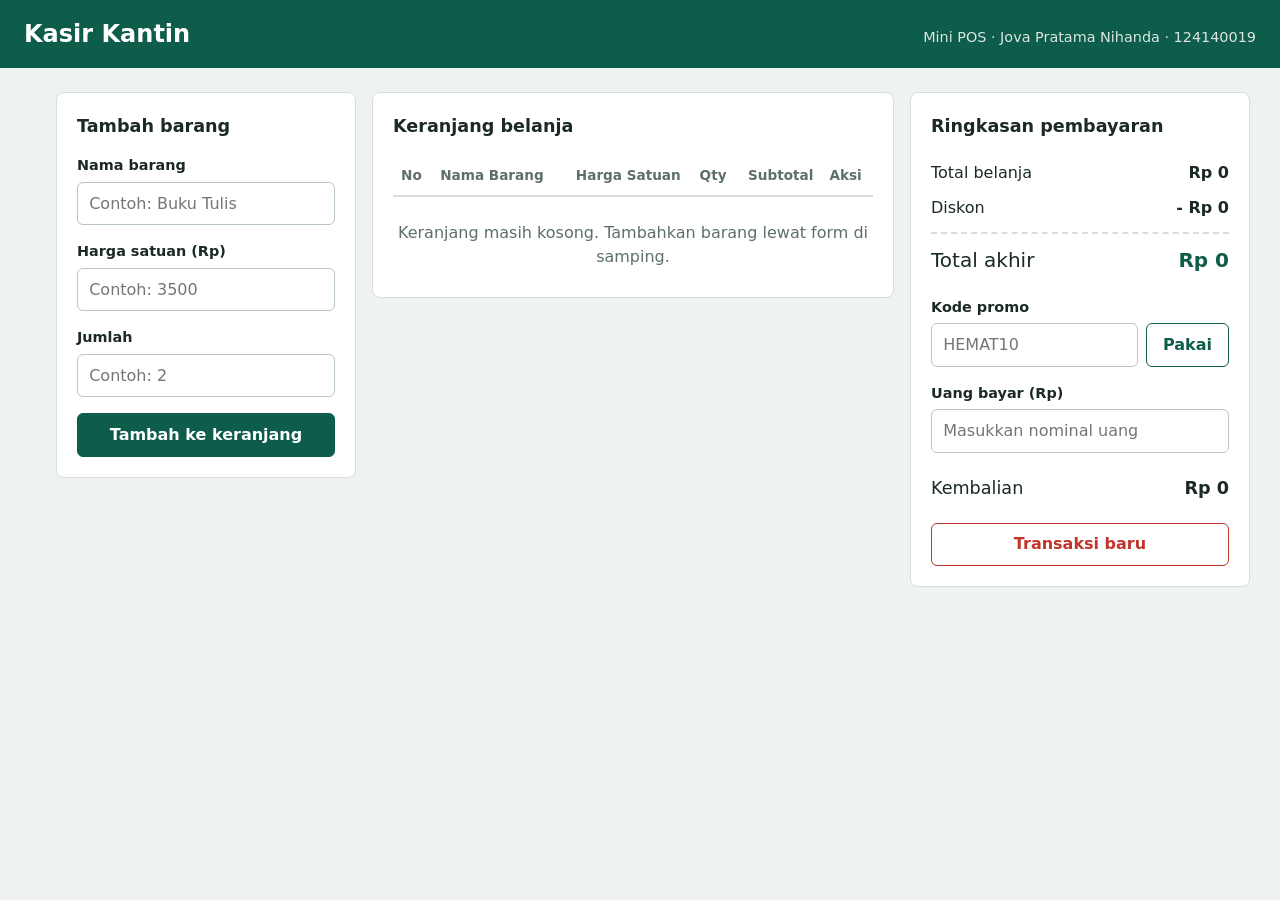
<file: jovapratamanihanda_124140019_pertemuan1/index.html>
<!DOCTYPE html>
<html lang="id">
<head>
  <meta charset="UTF-8">
  <meta name="viewport" content="width=device-width, initial-scale=1">
  <title>Mini POS - Kasir Kantin Kampus</title>
  <link rel="stylesheet" href="style.css">
</head>
<body>
  <header class="topbar">
    <h1>Kasir Kantin</h1>
    <p>Mini POS &middot; Jova Pratama Nihanda &middot; 124140019</p>
  </header>

  <main class="layout">
    <section class="panel" aria-labelledby="judul-form">
      <h2 id="judul-form">Tambah barang</h2>
      <form id="form-barang" novalidate>
        <div class="field">
          <label for="nama">Nama barang</label>
          <input type="text" id="nama" placeholder="Contoh: Buku Tulis" autocomplete="off">
          <p class="error" id="error-nama" role="alert"></p>
        </div>
        <div class="field">
          <label for="harga">Harga satuan (Rp)</label>
          <input type="number" id="harga" placeholder="Contoh: 3500" inputmode="numeric">
          <p class="error" id="error-harga" role="alert"></p>
        </div>
        <div class="field">
          <label for="qty">Jumlah</label>
          <input type="number" id="qty" placeholder="Contoh: 2" inputmode="numeric">
          <p class="error" id="error-qty" role="alert"></p>
        </div>
        <button type="submit" class="btn primary">Tambah ke keranjang</button>
      </form>
    </section>

    <section class="panel cart" aria-labelledby="judul-keranjang">
      <h2 id="judul-keranjang">Keranjang belanja</h2>
      <div class="table-wrap">
        <table>
          <thead>
            <tr>
              <th>No</th><th>Nama Barang</th><th class="num">Harga Satuan</th>
              <th class="num">Qty</th><th class="num">Subtotal</th><th>Aksi</th>
            </tr>
          </thead>
          <tbody id="isi-keranjang"></tbody>
        </table>
      </div>
      <p id="keranjang-kosong" class="empty">Keranjang masih kosong. Tambahkan barang lewat form di samping.</p>
    </section>

    <section class="panel receipt" aria-labelledby="judul-ringkasan">
      <h2 id="judul-ringkasan">Ringkasan pembayaran</h2>
      <dl>
        <div class="row"><dt>Total belanja</dt><dd id="total-belanja">Rp 0</dd></div>
        <div class="row"><dt>Diskon <span id="info-diskon" class="hint"></span></dt><dd id="nominal-diskon">- Rp 0</dd></div>
        <div class="row grand"><dt>Total akhir</dt><dd id="total-akhir">Rp 0</dd></div>
      </dl>

      <div class="field">
        <label for="promo">Kode promo</label>
        <div class="inline">
          <input type="text" id="promo" placeholder="HEMAT10" autocomplete="off">
          <button type="button" class="btn" id="btn-promo">Pakai</button>
        </div>
        <p class="msg" id="pesan-promo" role="status"></p>
      </div>

      <div class="field">
        <label for="bayar">Uang bayar (Rp)</label>
        <input type="number" id="bayar" placeholder="Masukkan nominal uang" inputmode="numeric">
      </div>
      <div class="row change"><dt>Kembalian</dt><dd id="kembalian">Rp 0</dd></div>
      <p class="msg" id="pesan-bayar" role="status"></p>

      <button type="button" class="btn danger" id="btn-reset">Transaksi baru</button>
    </section>
  </main>

  <script src="script.js"></script>
</body>
</html>
</file>
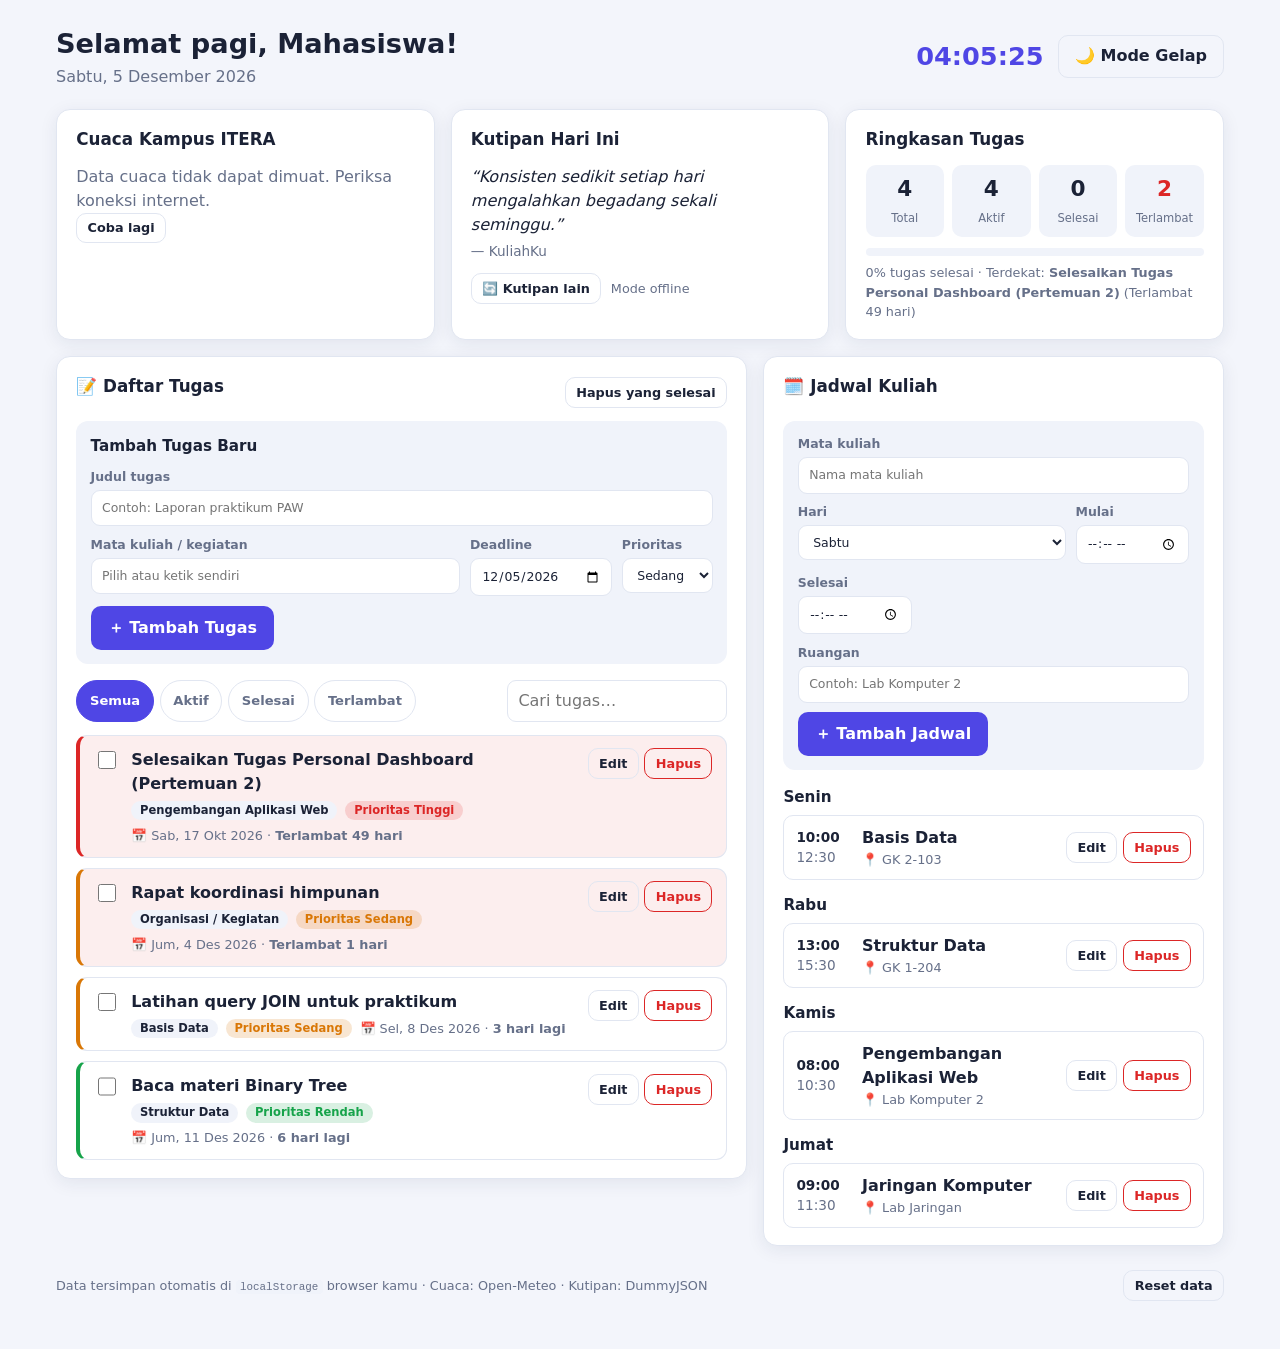
<file: jovapratamanihanda_124140019_pertemuan2/index.html>
<!DOCTYPE html>
<html lang="id" data-theme="light">
<head>
  <meta charset="UTF-8">
  <meta name="viewport" content="width=device-width, initial-scale=1.0">
  <meta name="description" content="KuliahKu Dashboard: dashboard personal untuk mengelola tugas dan jadwal kuliah.">
  <title>KuliahKu Dashboard</title>
  <link rel="stylesheet" href="css/style.css">
</head>
<body>
  <div class="container">

    <!-- ============ HEADER ============ -->
    <header class="header">
      <div>
        <h1 id="greeting">Halo, Mahasiswa!</h1>
        <p class="muted" id="today-date"></p>
      </div>
      <div class="header__right">
        <div class="clock" id="clock" aria-live="off">00:00:00</div>
        <button class="btn btn--ghost" id="theme-toggle" type="button">🌙 Mode Gelap</button>
      </div>
    </header>

    <!-- ============ WIDGET ============ -->
    <section class="widgets" aria-label="Ringkasan">
      <article class="card" id="weather-widget"></article>
      <article class="card" id="quote-widget"></article>
      <article class="card" id="stats-widget"></article>
    </section>

    <div class="main-grid">

      <!-- ============ TUGAS ============ -->
      <section class="card" aria-labelledby="task-heading">
        <div class="card__head">
          <h2 id="task-heading">📝 Daftar Tugas</h2>
          <button class="btn btn--ghost btn--sm" id="clear-completed" type="button">Hapus yang selesai</button>
        </div>

        <form id="task-form" class="form" autocomplete="off">
          <h3 id="task-form-title">Tambah Tugas Baru</h3>
          <div class="form__row">
            <label class="field field--grow">
              <span>Judul tugas</span>
              <input type="text" name="title" maxlength="120" placeholder="Contoh: Laporan praktikum PAW" required>
            </label>
          </div>
          <div class="form__row">
            <label class="field field--grow">
              <span>Mata kuliah / kegiatan</span>
              <input type="text" name="course" list="course-options" maxlength="60" placeholder="Pilih atau ketik sendiri">
              <datalist id="course-options"></datalist>
            </label>
            <label class="field">
              <span>Deadline</span>
              <input type="date" name="deadline" required>
            </label>
            <label class="field">
              <span>Prioritas</span>
              <select name="priority">
                <option value="high">Tinggi</option>
                <option value="medium" selected>Sedang</option>
                <option value="low">Rendah</option>
              </select>
            </label>
          </div>
          <div class="form__row form__row--end">
            <button class="btn btn--primary" id="task-submit" type="submit">＋ Tambah Tugas</button>
            <button class="btn btn--ghost" id="task-cancel" type="button" hidden>Batal</button>
          </div>
        </form>

        <div class="toolbar">
          <div class="filters" id="task-filters" role="group" aria-label="Filter tugas">
            <button type="button" class="chip is-active" data-filter="all">Semua</button>
            <button type="button" class="chip" data-filter="active">Aktif</button>
            <button type="button" class="chip" data-filter="done">Selesai</button>
            <button type="button" class="chip" data-filter="overdue">Terlambat</button>
          </div>
          <input class="search" id="task-search" type="search" placeholder="Cari tugas…" aria-label="Cari tugas">
        </div>

        <ul class="task-list" id="task-list"></ul>
      </section>

      <!-- ============ JADWAL ============ -->
      <section class="card" aria-labelledby="schedule-heading">
        <div class="card__head">
          <h2 id="schedule-heading">🗓️ Jadwal Kuliah</h2>
        </div>

        <form id="class-form" class="form" autocomplete="off">
          <div class="form__row">
            <label class="field field--grow">
              <span>Mata kuliah</span>
              <input type="text" name="course" list="course-options" maxlength="60" placeholder="Nama mata kuliah" required>
            </label>
          </div>
          <div class="form__row">
            <label class="field field--grow">
              <span>Hari</span>
              <select name="day" id="class-day"></select>
            </label>
            <label class="field">
              <span>Mulai</span>
              <input type="time" name="start" required>
            </label>
            <label class="field">
              <span>Selesai</span>
              <input type="time" name="end" required>
            </label>
          </div>
          <div class="form__row">
            <label class="field field--grow">
              <span>Ruangan</span>
              <input type="text" name="room" maxlength="40" placeholder="Contoh: Lab Komputer 2">
            </label>
          </div>
          <div class="form__row form__row--end">
            <button class="btn btn--primary" id="class-submit" type="submit">＋ Tambah Jadwal</button>
            <button class="btn btn--ghost" id="class-cancel" type="button" hidden>Batal</button>
          </div>
        </form>

        <ul class="schedule-list" id="schedule-list"></ul>
      </section>
    </div>

    <footer class="footer">
      <p class="muted small">
        Data tersimpan otomatis di <code>localStorage</code> browser kamu ·
        Cuaca: Open-Meteo · Kutipan: DummyJSON
      </p>
      <button class="btn btn--ghost btn--sm" id="reset-data" type="button">Reset data</button>
    </footer>
  </div>

  <div class="toast" id="toast" role="status" aria-live="polite"></div>

  <!-- type="module" wajib agar import/export ES6 berjalan -->
  <script type="module" src="js/main.js"></script>
</body>
</html>
</file>
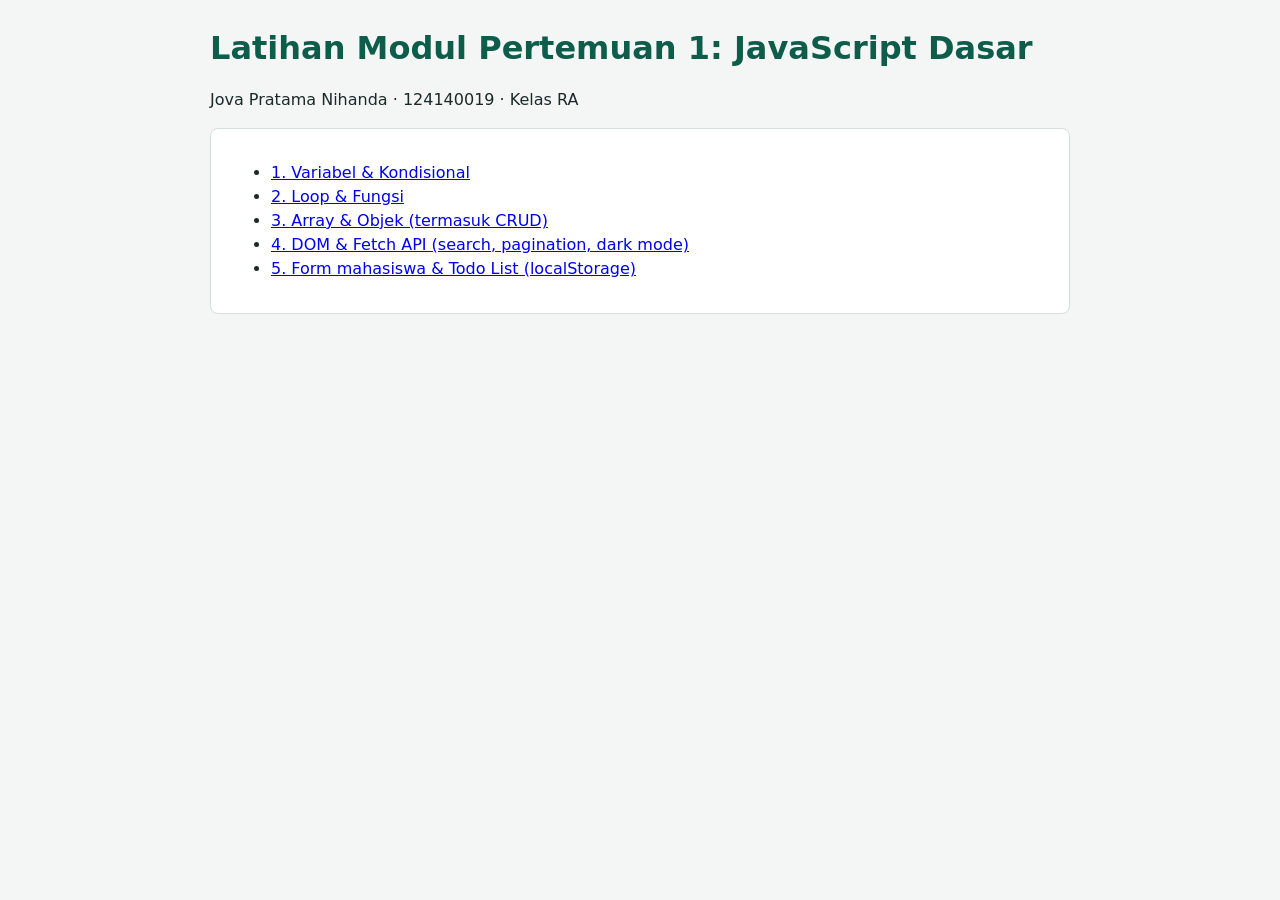
<file: jovapratamanihanda_124140019_pertemuan1/modul/index.html>
<!DOCTYPE html>
<html lang="id"><head><meta charset="UTF-8"><meta name="viewport" content="width=device-width, initial-scale=1">
<title>Latihan Modul - Pertemuan 1</title><link rel="stylesheet" href="style.css"></head>
<body><main>
<h1>Latihan Modul Pertemuan 1: JavaScript Dasar</h1>
<p>Jova Pratama Nihanda &middot; 124140019 &middot; Kelas RA</p>
<section><ul>
<li><a href="01_variabel_kondisional.html">1. Variabel &amp; Kondisional</a></li>
<li><a href="02_loop_fungsi.html">2. Loop &amp; Fungsi</a></li>
<li><a href="03_array_objek.html">3. Array &amp; Objek (termasuk CRUD)</a></li>
<li><a href="04_dom_api.html">4. DOM &amp; Fetch API (search, pagination, dark mode)</a></li>
<li><a href="05_form_todo.html">5. Form mahasiswa &amp; Todo List (localStorage)</a></li>
</ul></section></main></body></html>
</file>
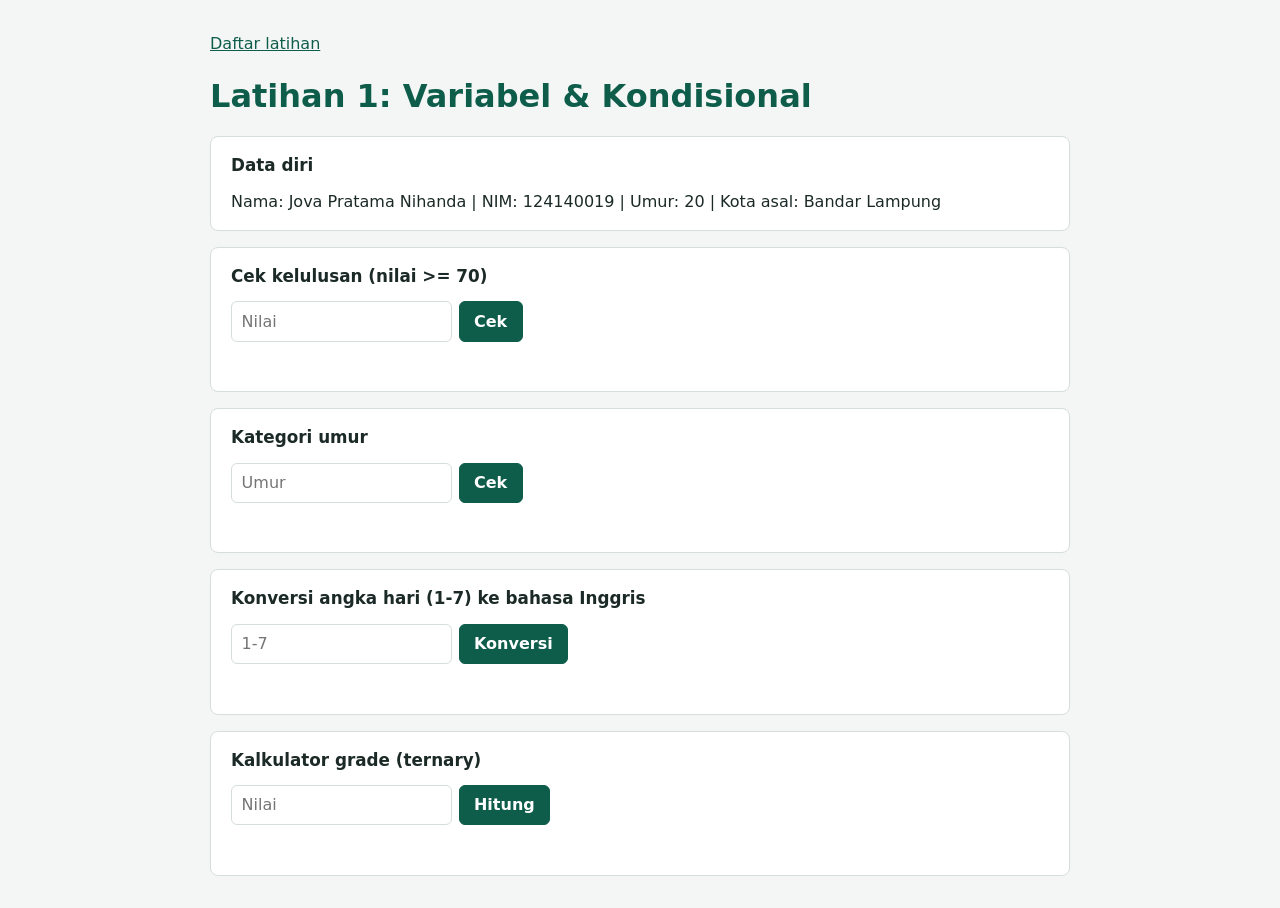
<file: jovapratamanihanda_124140019_pertemuan1/modul/01_variabel_kondisional.html>
<!DOCTYPE html>
<html lang="id"><head><meta charset="UTF-8"><meta name="viewport" content="width=device-width, initial-scale=1">
<title>Latihan 1: Variabel & Kondisional</title><link rel="stylesheet" href="style.css"></head>
<body><main><p class="nav"><a href="index.html">Daftar latihan</a></p><h1>Latihan 1: Variabel & Kondisional</h1>

<section><h2>Data diri</h2><div id="data-diri" class="out"></div></section>
<section><h2>Cek kelulusan (nilai &gt;= 70)</h2><input type="number" id="nilai-lulus" placeholder="Nilai"><button id="btn-lulus">Cek</button><div id="out-lulus" class="out"></div></section>
<section><h2>Kategori umur</h2><input type="number" id="umur" placeholder="Umur"><button id="btn-umur">Cek</button><div id="out-umur" class="out"></div></section>
<section><h2>Konversi angka hari (1-7) ke bahasa Inggris</h2><input type="number" id="hari" placeholder="1-7"><button id="btn-hari">Konversi</button><div id="out-hari" class="out"></div></section>
<section><h2>Kalkulator grade (ternary)</h2><input type="number" id="nilai-grade" placeholder="Nilai"><button id="btn-grade">Hitung</button><div id="out-grade" class="out"></div></section>
</main><script src="01_variabel_kondisional.js"></script></body></html>
</file>
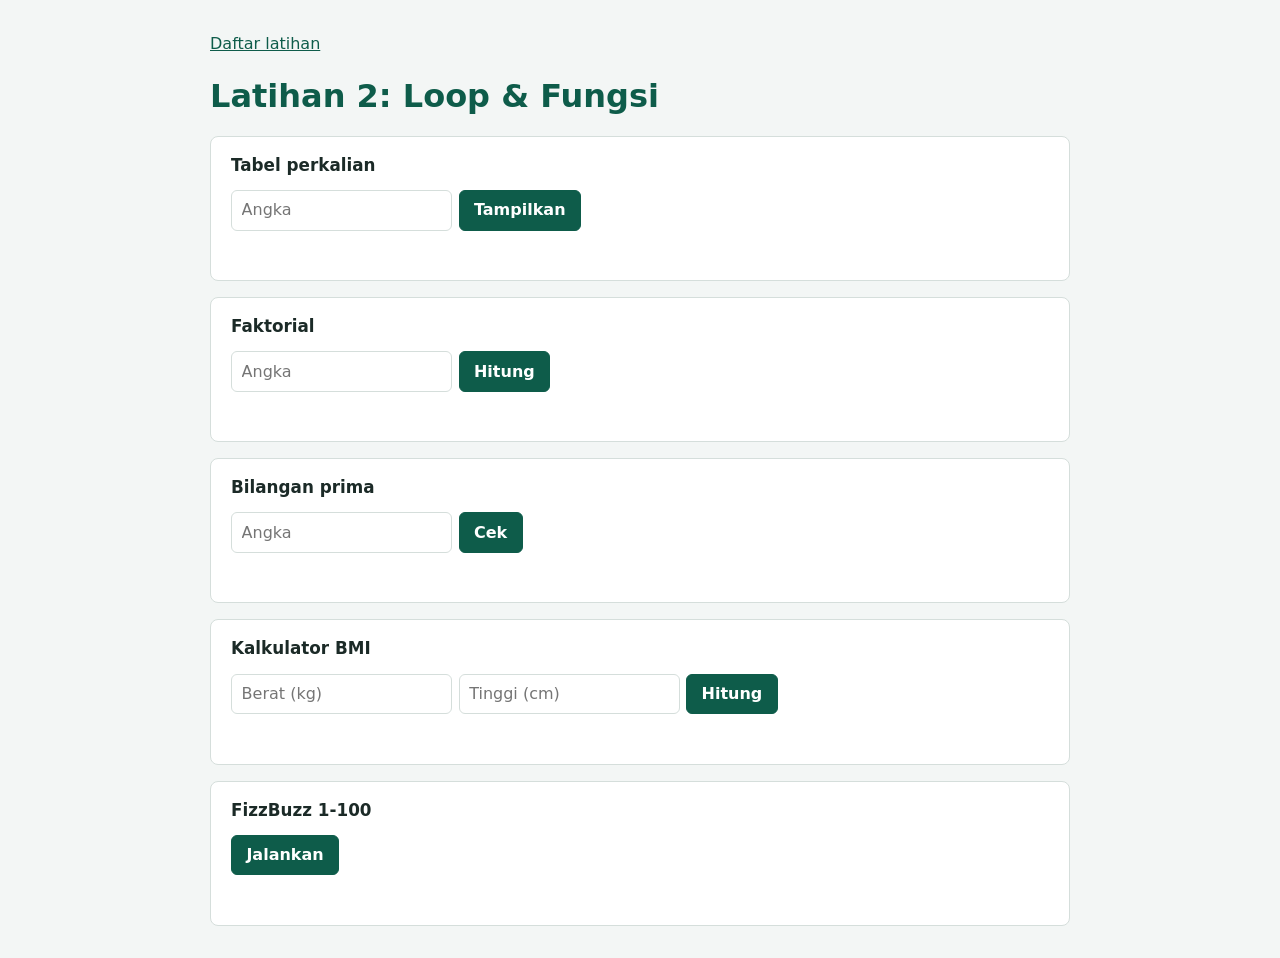
<file: jovapratamanihanda_124140019_pertemuan1/modul/02_loop_fungsi.html>
<!DOCTYPE html>
<html lang="id"><head><meta charset="UTF-8"><meta name="viewport" content="width=device-width, initial-scale=1">
<title>Latihan 2: Loop & Fungsi</title><link rel="stylesheet" href="style.css"></head>
<body><main><p class="nav"><a href="index.html">Daftar latihan</a></p><h1>Latihan 2: Loop & Fungsi</h1>

<section><h2>Tabel perkalian</h2><input type="number" id="angka-kali" placeholder="Angka"><button id="btn-kali">Tampilkan</button><div id="out-kali" class="out"></div></section>
<section><h2>Faktorial</h2><input type="number" id="angka-fak" placeholder="Angka"><button id="btn-fak">Hitung</button><div id="out-fak" class="out"></div></section>
<section><h2>Bilangan prima</h2><input type="number" id="angka-prima" placeholder="Angka"><button id="btn-prima">Cek</button><div id="out-prima" class="out"></div></section>
<section><h2>Kalkulator BMI</h2><input type="number" id="berat" placeholder="Berat (kg)"><input type="number" id="tinggi" placeholder="Tinggi (cm)"><button id="btn-bmi">Hitung</button><div id="out-bmi" class="out"></div></section>
<section><h2>FizzBuzz 1-100</h2><button id="btn-fizz">Jalankan</button><div id="out-fizz" class="out chips"></div></section>
</main><script src="02_loop_fungsi.js"></script></body></html>
</file>
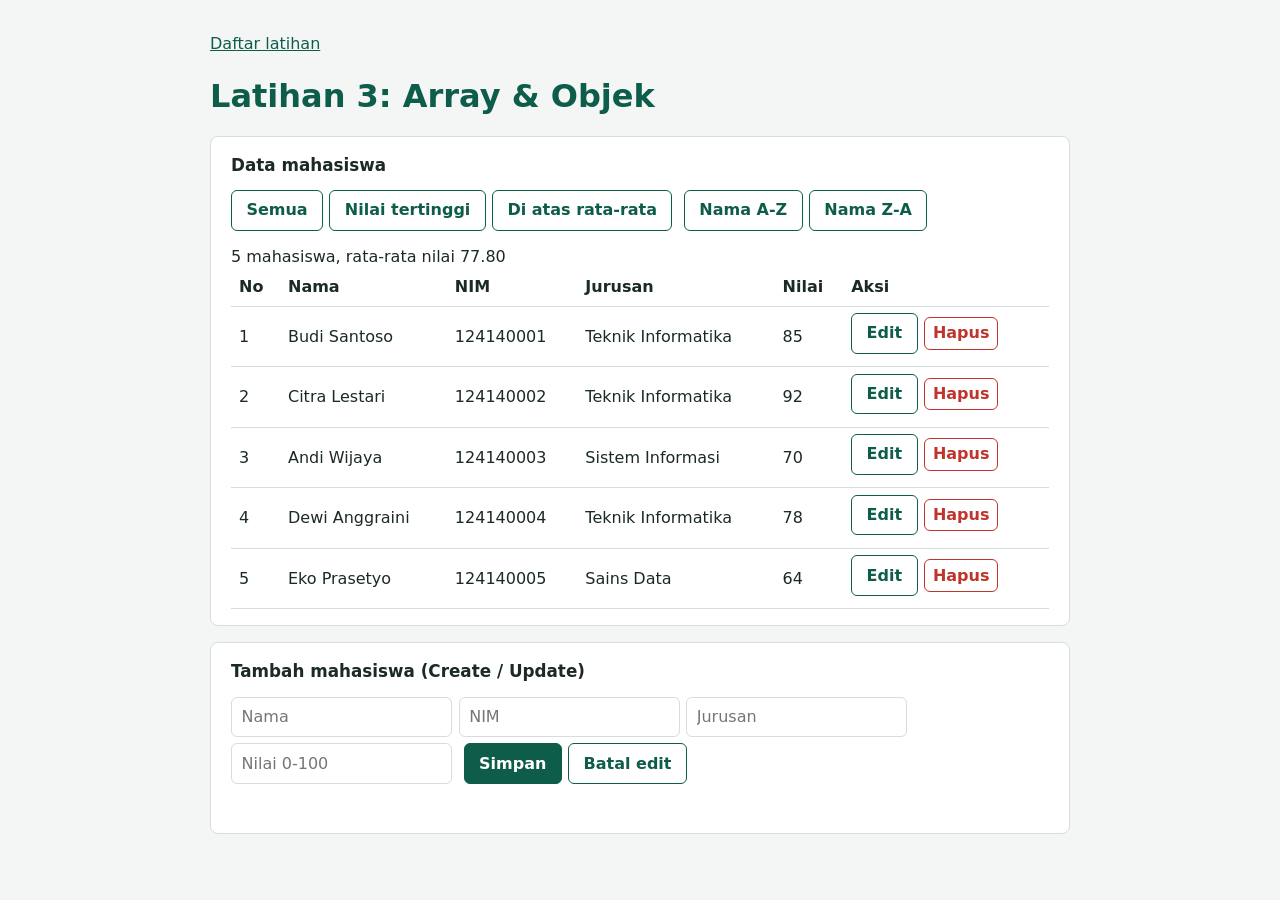
<file: jovapratamanihanda_124140019_pertemuan1/modul/03_array_objek.html>
<!DOCTYPE html>
<html lang="id"><head><meta charset="UTF-8"><meta name="viewport" content="width=device-width, initial-scale=1">
<title>Latihan 3: Array & Objek</title><link rel="stylesheet" href="style.css"></head>
<body><main><p class="nav"><a href="index.html">Daftar latihan</a></p><h1>Latihan 3: Array & Objek</h1>

<section><h2>Data mahasiswa</h2>
<button id="btn-semua" class="alt">Semua</button><button id="btn-tertinggi" class="alt">Nilai tertinggi</button><button id="btn-atas" class="alt">Di atas rata-rata</button>
<button id="btn-asc" class="alt">Nama A-Z</button><button id="btn-desc" class="alt">Nama Z-A</button>
<div id="info" class="out"></div>
<table><thead><tr><th>No</th><th>Nama</th><th>NIM</th><th>Jurusan</th><th>Nilai</th><th>Aksi</th></tr></thead><tbody id="tbody"></tbody></table></section>
<section><h2 id="judul-form">Tambah mahasiswa (Create / Update)</h2>
<input id="f-nama" placeholder="Nama"><input id="f-nim" placeholder="NIM"><input id="f-jurusan" placeholder="Jurusan"><input id="f-nilai" type="number" placeholder="Nilai 0-100">
<button id="btn-simpan">Simpan</button><button id="btn-batal" class="alt">Batal edit</button><div id="f-err" class="out err"></div></section>
</main><script src="03_array_objek.js"></script></body></html>
</file>
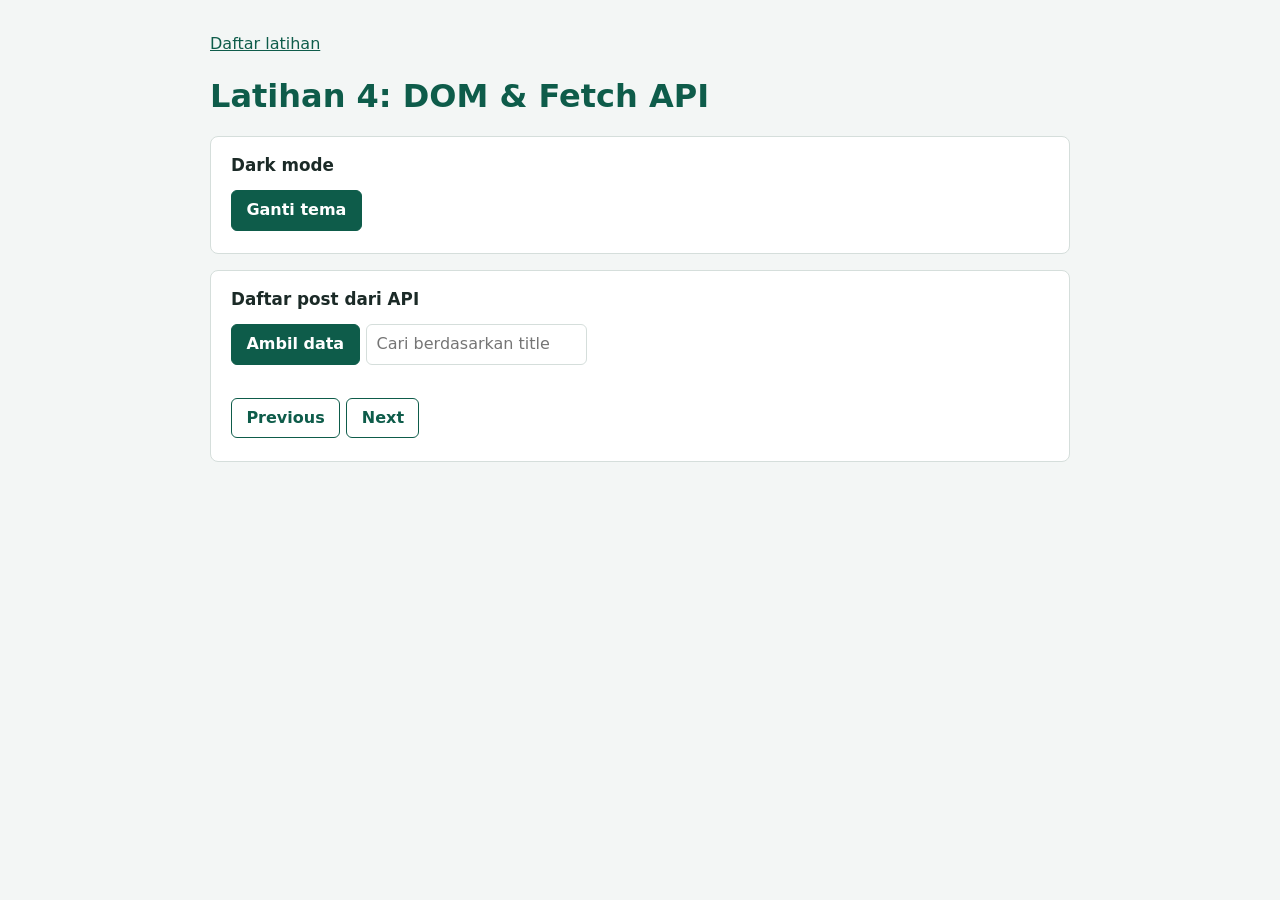
<file: jovapratamanihanda_124140019_pertemuan1/modul/04_dom_api.html>
<!DOCTYPE html>
<html lang="id"><head><meta charset="UTF-8"><meta name="viewport" content="width=device-width, initial-scale=1">
<title>Latihan 4: DOM & Fetch API</title><link rel="stylesheet" href="style.css"></head>
<body><main><p class="nav"><a href="index.html">Daftar latihan</a></p><h1>Latihan 4: DOM & Fetch API</h1>

<section><h2>Dark mode</h2><button id="btn-dark">Ganti tema</button></section>
<section><h2>Daftar post dari API</h2>
<button id="btn-fetch">Ambil data</button><input id="cari" placeholder="Cari berdasarkan title" disabled>
<div id="status" class="out"></div><div id="daftar"></div>
<button id="btn-prev" class="alt" disabled>Previous</button><span id="halaman"></span><button id="btn-next" class="alt" disabled>Next</button></section>
</main><script src="04_dom_api.js"></script></body></html>
</file>
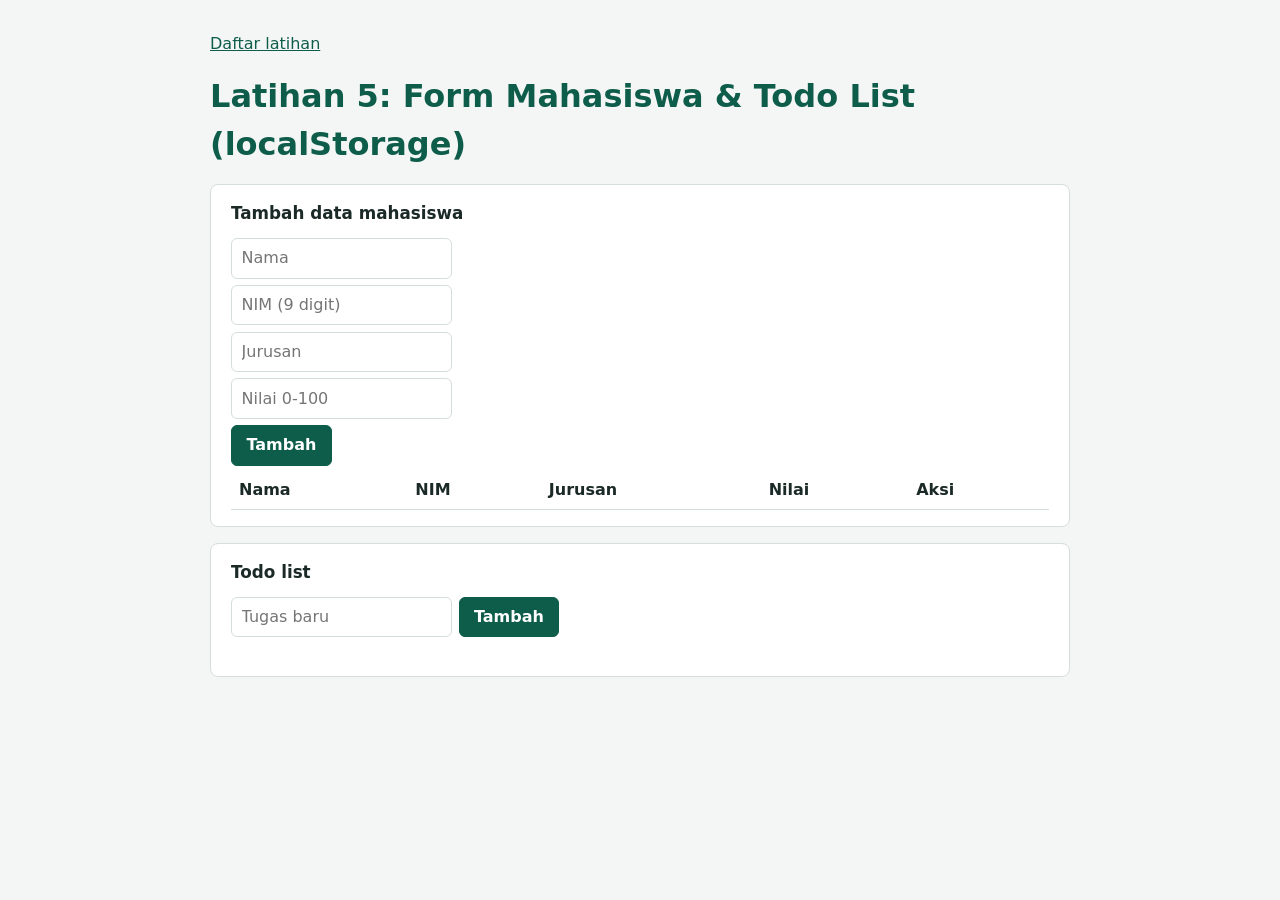
<file: jovapratamanihanda_124140019_pertemuan1/modul/05_form_todo.html>
<!DOCTYPE html>
<html lang="id"><head><meta charset="UTF-8"><meta name="viewport" content="width=device-width, initial-scale=1">
<title>Latihan 5: Form Mahasiswa & Todo List (localStorage)</title><link rel="stylesheet" href="style.css"></head>
<body><main><p class="nav"><a href="index.html">Daftar latihan</a></p><h1>Latihan 5: Form Mahasiswa & Todo List (localStorage)</h1>

<section><h2>Tambah data mahasiswa</h2>
<div><input id="m-nama" placeholder="Nama"><span id="e-nama" class="err"></span></div>
<div><input id="m-nim" placeholder="NIM (9 digit)"><span id="e-nim" class="err"></span></div>
<div><input id="m-jurusan" placeholder="Jurusan"><span id="e-jurusan" class="err"></span></div>
<div><input id="m-nilai" type="number" placeholder="Nilai 0-100"><span id="e-nilai" class="err"></span></div>
<button id="btn-tambah-mhs">Tambah</button>
<table><thead><tr><th>Nama</th><th>NIM</th><th>Jurusan</th><th>Nilai</th><th>Aksi</th></tr></thead><tbody id="tbody-mhs"></tbody></table></section>
<section><h2>Todo list</h2>
<input id="todo-input" placeholder="Tugas baru"><button id="btn-todo">Tambah</button><span id="e-todo" class="err"></span>
<ul id="todo-list"></ul></section>
</main><script src="05_form_todo.js"></script></body></html>
</file>
<file: jovapratamanihanda_124140019_pertemuan1/style.css>
:root {
  --bg: #eef2f1;
  --paper: #ffffff;
  --ink: #1b2a27;
  --muted: #5d6f6b;
  --line: #d5dedb;
  --brand: #0e5c4a;
  --brand-dark: #0a4638;
  --danger: #c0342b;
  --ok: #17794f;
  --warn-bg: #fdecea;
}
* { box-sizing: border-box; }
body {
  margin: 0;
  font-family: "Segoe UI", system-ui, -apple-system, Roboto, sans-serif;
  background: var(--bg);
  color: var(--ink);
  line-height: 1.5;
}
.topbar {
  background: var(--brand);
  color: #fff;
  padding: 1rem 1.5rem;
  display: flex;
  align-items: baseline;
  justify-content: space-between;
  flex-wrap: wrap;
  gap: .25rem 1rem;
}
.topbar h1 { margin: 0; font-size: 1.5rem; }
.topbar p { margin: 0; font-size: .9rem; opacity: .85; }

.layout {
  max-width: 1200px;
  margin: 1.5rem auto;
  padding: 0 1rem;
  display: grid;
  grid-template-columns: 300px 1fr 340px;
  gap: 1rem;
  align-items: start;
}
.panel {
  background: var(--paper);
  border: 1px solid var(--line);
  border-radius: 8px;
  padding: 1.25rem;
}
.panel h2 { margin: 0 0 1rem; font-size: 1.1rem; }

.field { margin-bottom: 1rem; }
label { display: block; font-weight: 600; font-size: .9rem; margin-bottom: .3rem; }
input {
  width: 100%;
  padding: .55rem .7rem;
  font: inherit;
  border: 1px solid #b9c7c3;
  border-radius: 6px;
  background: #fff;
}
input:focus-visible, .btn:focus-visible {
  outline: 3px solid #7cc4b0;
  outline-offset: 1px;
}
input.invalid { border-color: var(--danger); background: var(--warn-bg); }
.error { color: var(--danger); font-size: .85rem; margin: .3rem 0 0; min-height: 0; }
.error:empty { display: none; }

.btn {
  font: inherit;
  font-weight: 600;
  padding: .55rem 1rem;
  border-radius: 6px;
  border: 1px solid var(--brand);
  background: #fff;
  color: var(--brand);
  cursor: pointer;
}
.btn:hover { background: #e3f0ec; }
.btn.primary { background: var(--brand); color: #fff; width: 100%; }
.btn.primary:hover { background: var(--brand-dark); }
.btn.danger { border-color: var(--danger); color: var(--danger); width: 100%; margin-top: 1rem; }
.btn.danger:hover { background: var(--warn-bg); }
.btn.small { padding: .25rem .6rem; font-size: .85rem; border-color: var(--danger); color: var(--danger); }
.btn.small:hover { background: var(--warn-bg); }

.table-wrap { overflow-x: auto; }
table { width: 100%; border-collapse: collapse; min-width: 480px; }
th, td { padding: .6rem .5rem; border-bottom: 1px solid var(--line); text-align: left; }
th { font-size: .85rem; color: var(--muted); border-bottom: 2px solid var(--line); }
.num { text-align: right; font-variant-numeric: tabular-nums; }
.empty { color: var(--muted); text-align: center; padding: 1.5rem 0 .5rem; margin: 0; }
.empty.hidden { display: none; }

.receipt dl { margin: 0 0 1rem; }
.row { display: flex; justify-content: space-between; gap: 1rem; padding: .35rem 0; }
.row dt, .row dd { margin: 0; }
.row dd { font-variant-numeric: tabular-nums; font-weight: 600; }
.hint { color: var(--muted); font-weight: 400; font-size: .8rem; }
.grand { border-top: 2px dashed var(--line); margin-top: .4rem; padding-top: .7rem; font-size: 1.25rem; }
.grand dd { color: var(--brand); }
.inline { display: flex; gap: .5rem; }
.inline input { flex: 1; }
.change { font-size: 1.1rem; }
.msg { font-size: .85rem; margin: .3rem 0 0; }
.msg.ok { color: var(--ok); }
.msg.bad { color: var(--danger); }
.msg:empty { display: none; }

@media (max-width: 1000px) {
  .layout { grid-template-columns: 1fr 1fr; }
  .cart { grid-column: 1 / -1; order: 3; }
}
@media (max-width: 640px) {
  .layout { grid-template-columns: 1fr; }
  .cart { order: 0; grid-column: auto; }
}
</file>
<file: jovapratamanihanda_124140019_pertemuan2/css/style.css>
/* css/style.css - KuliahKu Dashboard */

:root {
  --bg: #f3f5fb;
  --surface: #ffffff;
  --surface-2: #f0f3fa;
  --text: #1b2236;
  --muted: #667089;
  --border: #e1e6f1;
  --primary: #4f46e5;
  --primary-contrast: #ffffff;
  --success: #16a34a;
  --danger: #dc2626;
  --warning: #d97706;
  --info: #0891b2;
  --shadow: 0 4px 18px rgba(30, 41, 80, 0.08);
  --radius: 14px;
  font-family: system-ui, -apple-system, "Segoe UI", Roboto, sans-serif;
}

[data-theme="dark"] {
  --bg: #0e1320;
  --surface: #172036;
  --surface-2: #1e2842;
  --text: #e7ebf7;
  --muted: #9aa6c3;
  --border: #29345a;
  --primary: #818cf8;
  --primary-contrast: #0e1320;
  --shadow: 0 4px 18px rgba(0, 0, 0, 0.4);
}

* { box-sizing: border-box; }

body {
  margin: 0;
  background: var(--bg);
  color: var(--text);
  line-height: 1.5;
  transition: background 0.25s, color 0.25s;
}

h1, h2, h3, p { margin: 0; }
h2 { font-size: 1.05rem; margin-bottom: 0.75rem; }
h3 { font-size: 0.95rem; }
code { background: var(--surface-2); padding: 0.1em 0.4em; border-radius: 4px; font-size: 0.85em; }

.container { max-width: 1200px; margin: 0 auto; padding: 1.5rem 1rem 3rem; }
.muted { color: var(--muted); }
.small { font-size: 0.8rem; }

/* ---------- Header ---------- */
.header {
  display: flex;
  justify-content: space-between;
  align-items: center;
  gap: 1rem;
  flex-wrap: wrap;
  margin-bottom: 1.25rem;
}
.header h1 { font-size: 1.7rem; }
.header__right { display: flex; align-items: center; gap: 0.9rem; }
.clock {
  font-variant-numeric: tabular-nums;
  font-size: 1.6rem;
  font-weight: 700;
  color: var(--primary);
}

/* ---------- Card & layout ---------- */
.card {
  background: var(--surface);
  border: 1px solid var(--border);
  border-radius: var(--radius);
  padding: 1.1rem 1.2rem;
  box-shadow: var(--shadow);
}
.card__head { display: flex; justify-content: space-between; align-items: center; gap: 0.5rem; }

.widgets { display: grid; grid-template-columns: repeat(3, 1fr); gap: 1rem; margin-bottom: 1rem; }
.main-grid { display: grid; grid-template-columns: 1.5fr 1fr; gap: 1rem; align-items: start; }

/* ---------- Buttons ---------- */
.btn {
  font: inherit;
  font-weight: 600;
  border: 1px solid transparent;
  border-radius: 10px;
  padding: 0.55rem 1rem;
  cursor: pointer;
  transition: transform 0.1s, opacity 0.15s, background 0.15s;
}
.btn:hover { opacity: 0.88; }
.btn:active { transform: scale(0.97); }
.btn:disabled { opacity: 0.5; cursor: not-allowed; }
.btn--primary { background: var(--primary); color: var(--primary-contrast); }
.btn--ghost { background: transparent; color: var(--text); border-color: var(--border); }
.btn--danger { background: transparent; color: var(--danger); border-color: var(--danger); }
.btn--sm { padding: 0.3rem 0.65rem; font-size: 0.8rem; }

/* ---------- Widgets ---------- */
.weather { display: flex; align-items: center; gap: 0.9rem; }
.weather__icon { font-size: 2.8rem; line-height: 1; }
.weather__temp { font-size: 2rem; font-weight: 700; line-height: 1.1; }

.quote { margin: 0 0 0.7rem; font-style: italic; }
.quote footer { margin-top: 0.3rem; font-style: normal; color: var(--muted); font-size: 0.85rem; }
.quote__actions { display: flex; align-items: center; gap: 0.6rem; }

.stats { display: grid; grid-template-columns: repeat(4, 1fr); gap: 0.5rem; text-align: center; margin-bottom: 0.7rem; }
.stats div { background: var(--surface-2); border-radius: 10px; padding: 0.5rem 0.2rem; }
.stats strong { display: block; font-size: 1.35rem; }
.stats span { font-size: 0.72rem; color: var(--muted); }
.stats__alert strong { color: var(--danger); }

.progress { height: 8px; background: var(--surface-2); border-radius: 99px; overflow: hidden; margin-bottom: 0.45rem; }
.progress__bar { height: 100%; background: var(--success); border-radius: 99px; transition: width 0.4s; }

.skeleton { animation: pulse 1.2s ease-in-out infinite; }
@keyframes pulse { 50% { opacity: 0.4; } }

/* ---------- Forms ---------- */
.form { background: var(--surface-2); border-radius: 12px; padding: 0.9rem; margin: 0.6rem 0 1rem; }
.form h3 { margin-bottom: 0.6rem; }
.form__row { display: flex; gap: 0.6rem; flex-wrap: wrap; margin-bottom: 0.6rem; }
.form__row--end { margin-bottom: 0; }
.field { display: flex; flex-direction: column; gap: 0.2rem; font-size: 0.78rem; color: var(--muted); font-weight: 600; }
.field--grow { flex: 1 1 160px; }

input, select {
  font: inherit;
  font-weight: 400;
  color: var(--text);
  background: var(--surface);
  border: 1px solid var(--border);
  border-radius: 9px;
  padding: 0.5rem 0.65rem;
  min-width: 0;
}
input:focus-visible, select:focus-visible, .btn:focus-visible, .chip:focus-visible {
  outline: 2px solid var(--primary);
  outline-offset: 1px;
}

/* ---------- Toolbar & filter ---------- */
.toolbar { display: flex; justify-content: space-between; gap: 0.6rem; flex-wrap: wrap; margin-bottom: 0.8rem; }
.filters { display: flex; gap: 0.35rem; flex-wrap: wrap; }
.chip {
  font: inherit; font-size: 0.82rem; font-weight: 600;
  padding: 0.3rem 0.8rem; border-radius: 99px; cursor: pointer;
  background: transparent; color: var(--muted); border: 1px solid var(--border);
}
.chip.is-active { background: var(--primary); color: var(--primary-contrast); border-color: var(--primary); }
.search { flex: 1 1 140px; max-width: 220px; }

/* ---------- Task list ---------- */
.task-list, .schedule-list, .class-list { list-style: none; margin: 0; padding: 0; }
.task-list { display: flex; flex-direction: column; gap: 0.6rem; }

.task {
  display: flex; align-items: flex-start; gap: 0.75rem;
  padding: 0.75rem 0.85rem;
  border: 1px solid var(--border);
  border-left: 4px solid var(--info);
  border-radius: 11px;
  background: var(--surface);
}
.task.priority-high { border-left-color: var(--danger); }
.task.priority-medium { border-left-color: var(--warning); }
.task.priority-low { border-left-color: var(--success); }
.task.is-overdue { background: color-mix(in srgb, var(--danger) 8%, var(--surface)); }
.task.is-done { opacity: 0.6; }
.task.is-done .task__title { text-decoration: line-through; }

.task__check { width: 1.15rem; height: 1.15rem; margin-top: 0.2rem; accent-color: var(--primary); cursor: pointer; }
.task__body { flex: 1; min-width: 0; }
.task__title { font-weight: 600; overflow-wrap: anywhere; }
.task__meta { display: flex; flex-wrap: wrap; align-items: center; gap: 0.35rem 0.5rem; margin-top: 0.3rem; font-size: 0.8rem; color: var(--muted); }
.task__actions { display: flex; gap: 0.35rem; flex-shrink: 0; }

.badge { padding: 0.08rem 0.55rem; border-radius: 99px; font-size: 0.72rem; font-weight: 600; background: var(--surface-2); color: var(--text); }
.badge--high { background: color-mix(in srgb, var(--danger) 16%, transparent); color: var(--danger); }
.badge--medium { background: color-mix(in srgb, var(--warning) 18%, transparent); color: var(--warning); }
.badge--low { background: color-mix(in srgb, var(--success) 16%, transparent); color: var(--success); }
.badge--today { background: var(--primary); color: var(--primary-contrast); margin-left: 0.3rem; }

.empty { text-align: center; padding: 1.5rem 0.5rem; color: var(--muted); list-style: none; }
.empty span { font-size: 2rem; display: block; }

/* ---------- Schedule ---------- */
.schedule-list { display: flex; flex-direction: column; gap: 0.9rem; }
.day h3 { margin-bottom: 0.4rem; }
.day.is-today h3 { color: var(--primary); }
.class-list { display: flex; flex-direction: column; gap: 0.45rem; }
.class-item {
  display: flex; align-items: center; gap: 0.7rem;
  padding: 0.6rem 0.75rem; border: 1px solid var(--border); border-radius: 10px;
}
.day.is-today .class-item { border-color: var(--primary); background: color-mix(in srgb, var(--primary) 7%, var(--surface)); }
.class-item__time { font-variant-numeric: tabular-nums; font-weight: 700; font-size: 0.85rem; min-width: 3.4rem; }
.class-item__time span { display: block; font-weight: 400; color: var(--muted); }
.class-item__body { flex: 1; min-width: 0; }
.class-item__course { font-weight: 600; }
.class-item__room { font-size: 0.8rem; color: var(--muted); }

/* ---------- Footer & toast ---------- */
.footer { display: flex; justify-content: space-between; align-items: center; gap: 1rem; flex-wrap: wrap; margin-top: 1.5rem; }

.toast {
  position: fixed; left: 50%; bottom: 1.5rem;
  transform: translate(-50%, 20px);
  padding: 0.65rem 1.1rem; border-radius: 10px;
  background: var(--text); color: var(--bg);
  font-size: 0.9rem; font-weight: 600;
  opacity: 0; pointer-events: none;
  transition: opacity 0.2s, transform 0.2s;
  z-index: 10;
}
.toast.is-visible { opacity: 1; transform: translate(-50%, 0); }
.toast--error { background: var(--danger); color: #fff; }

/* ---------- Responsive ---------- */
@media (max-width: 960px) {
  .widgets, .main-grid { grid-template-columns: 1fr; }
}
@media (max-width: 520px) {
  .task { flex-wrap: wrap; }
  .task__actions { width: 100%; justify-content: flex-end; }
  .stats { grid-template-columns: repeat(2, 1fr); }
}
</file>
<file: jovapratamanihanda_124140019_pertemuan1/modul/style.css>
:root{--bg:#f3f6f5;--card:#fff;--ink:#1b2a27;--line:#d5dedb;--brand:#0e5c4a;--err:#c0342b;--ok:#17794f}
body.dark{--bg:#14201d;--card:#1d2d29;--ink:#e6f0ed;--line:#35504a;--brand:#5fc4a8;--err:#ff8a80;--ok:#7be0a8}
*{box-sizing:border-box}
body{margin:0;font-family:"Segoe UI",system-ui,sans-serif;background:var(--bg);color:var(--ink);line-height:1.5;padding:1rem}
main{max-width:860px;margin:0 auto}
h1{color:var(--brand);margin:.5rem 0 1rem}
section{background:var(--card);border:1px solid var(--line);border-radius:8px;padding:1rem 1.25rem;margin-bottom:1rem}
h2{font-size:1.05rem;margin:0 0 .75rem}
input,select{font:inherit;padding:.45rem .6rem;border:1px solid var(--line);border-radius:6px;background:var(--card);color:var(--ink);margin:0 .4rem .4rem 0}
button{font:inherit;font-weight:600;padding:.45rem .9rem;border:1px solid var(--brand);background:var(--brand);color:#fff;border-radius:6px;cursor:pointer;margin:0 .4rem .4rem 0}
button.alt{background:transparent;color:var(--brand)}
button.del{background:transparent;color:var(--err);border-color:var(--err);padding:.2rem .5rem}
table{border-collapse:collapse;width:100%}
th,td{border-bottom:1px solid var(--line);padding:.4rem .5rem;text-align:left}
.out{margin-top:.5rem;min-height:1.2rem}
.err{color:var(--err)}.ok{color:var(--ok)}
.chips span{display:inline-block;background:var(--line);border-radius:4px;padding:0 .5rem;margin:0 .25rem .25rem 0}
.nav a{color:var(--brand);margin-right:1rem}
li.done span{text-decoration:line-through;opacity:.6}
.post{border-bottom:1px solid var(--line);padding:.5rem 0}
</file>
